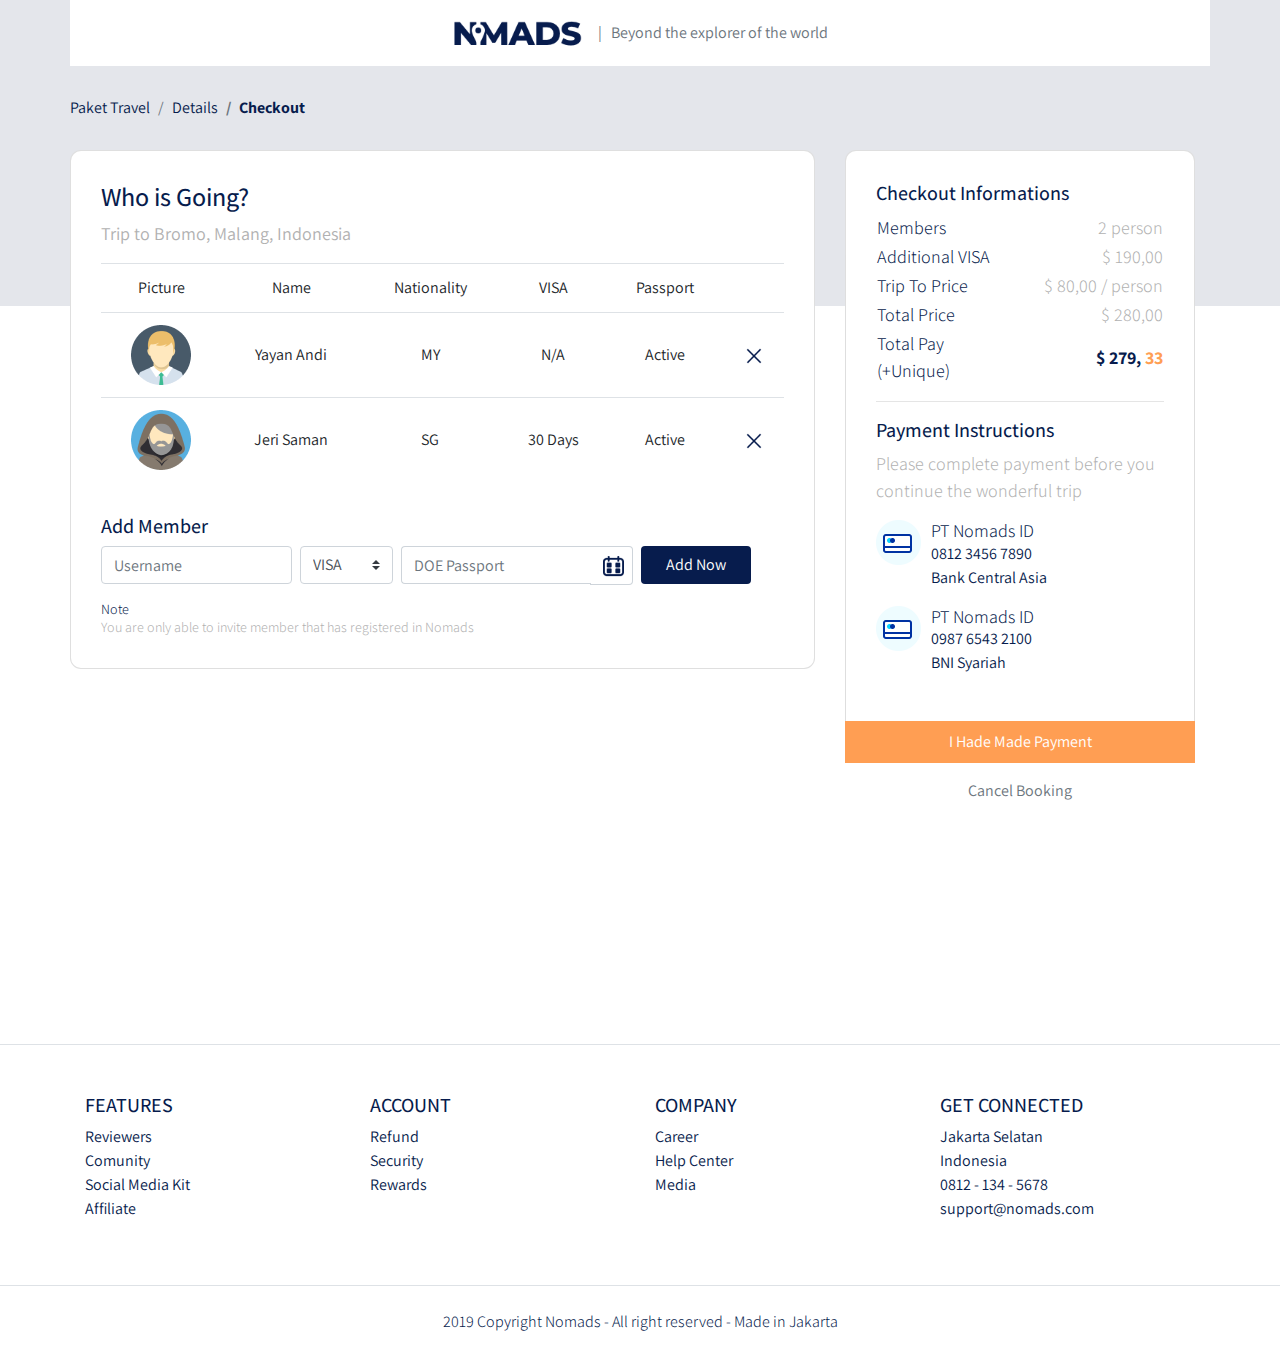
<file: checkout.html>
<!DOCTYPE html>
<html lang="en">
<head>
    <meta charset="UTF-8">
    <meta name="viewport" content="width=device-width, initial-scale=1.0">
    <title>Document</title>
    <link rel="stylesheet" href="frontend/libraries/bootstrap/css/bootstrap.css">
    <link rel="stylesheet" href="frontend/libraries/xzoom/xzoom.css">
    <link rel="stylesheet" href="frontend/libraries/gijgo/css/gijgo.min.css">
    <link rel="preconnect" href="https://fonts.gstatic.com">
    <link href="https://fonts.googleapis.com/css2?family=Assistant:wght@300;400;500;600;700&family=Playfair+Display:wght@400;500;600;700&display=swap" rel="stylesheet">
    <link rel="stylesheet" href="frontend/styles/main.css">
</head>
<body>
    <!-- Navbar -->
    <div class="container">
        <nav class="row navbar navbar-expand-lg navbar-light bg-white">
            <div class="navbar-nav ml-auto mr-auto mr-sm-auto mr-lg-0 mr-md-auto">
                <a href="index.html" class="navbar-brand">
                    <img src="frontend/images//logo.png" alt="">
                </a>
            </div>
            <ul class="navbar-nav mr-auto d-none d-lg-block">
                <li>
                    <span class="text-muted">
                        | &nbsp; Beyond the explorer of the world
                    </span>
                </li>
            </ul>
        </nav>
    </div>

    <!-- Content -->
    <main>
        <section class="section-details-header">
        </section>
        <section class="section-details-content">
            <div class="container">
                <div class="row">
                    <div class="col p-0">
                        <nav>
                            <ol class="breadcrumb">
                                <li class="breadcrumb-item">
                                    Paket Travel
                                </li>
                                <li class="breadcrumb-item">
                                    Details
                                </li>
                                <li class="breadcrumb-item active">
                                    Checkout
                                </li>
                            </ol>
                        </nav>
                    </div>
                </div>
                <div class="row">
                    <div class="col-lg-8 pl-lg-0">
                        <div class="card card-details">
                            <h1>Who is Going?</h1>
                            <p>
                                Trip to Bromo, Malang, Indonesia
                            </p>
                            <div class="attendee">
                                <table class="table table-responsive-sm text-center">
                                    <thead>
                                        <tr>
                                            <td>Picture</td>
                                            <td>Name</td>
                                            <td>Nationality</td>
                                            <td>VISA</td>
                                            <td>Passport</td>
                                            <td></td>
                                        </tr>
                                    </thead>
                                    <tbody>
                                        <tr>
                                            <td>
                                                <img src="frontend/images/avatar-1.png" height="60">
                                            </td>
                                            <td class="align-middle">
                                                Yayan Andi
                                            </td>
                                            <td class="align-middle">
                                                MY
                                            </td>
                                            <td class="align-middle">
                                                N/A
                                            </td>
                                            <td class="align-middle">
                                                Active
                                            </td>
                                            <td class="align-middle">
                                                <a href="#">
                                                    <img src="frontend/images/ic_remove.png" alt="">
                                                </a>
                                            </td>
                                        </tr>
                                        <tr>
                                            <td>
                                                <img src="frontend/images/avatar-2.png" height="60">
                                            </td>
                                            <td class="align-middle">
                                                Jeri Saman
                                            </td>
                                            <td class="align-middle">
                                                SG
                                            </td>
                                            <td class="align-middle">
                                                30 Days
                                            </td>
                                            <td class="align-middle">
                                                Active
                                            </td>
                                            <td class="align-middle">
                                                <a href="#">
                                                    <img src="frontend/images/ic_remove.png" alt="">
                                                </a>
                                            </td>
                                        </tr>
                                    </tbody>
                                </table>
                            </div>
                            <div class="member mt-3">
                                <h2>Add Member</h2>
                                <form action="" class="form-inline">
                                    <label for="inputUsername" class="sr-only">Name</label>
                                    <input type="text" name="inputUsername" class="form-control mb-2 mr-sm-2" id="inputUsername" placeholder="Username" />
                                    <label for="inputVisa" class="sr-only">VISA</label>
                                    <select name="inputVisa" id="inputVisa" class="custom-select mb-2 mr-sm-2">
                                        <option value="VISA" selected>VISA</option>
                                        <option value="30 Days">30 Days</option>
                                        <option value="N/A">N/A</option>
                                    </select>
                                    <label for="doePassport" class="sr-only">DOE Passport</label>
                                    <dv class="input-group mb-2 mr-sm-2">
                                        <input type="text" class="form-control datepicker" id="doePassport" placeholder="DOE Passport">
                                    </dv>
                                    <button class="btn btn-add-now mb-2 px-4">Add Now</button>
                                </form>
                                <h3 class="mt-2 mb-0">Note</h3>
                                <p class="disclaimer mb-0">
                                    You are only able to invite member that has registered in Nomads
                                </p>
                            </div>
                        </div>
                    </div>
                    <div class="col-lg-4">
                        <div class="card card-details card-right">
                            <h2>Checkout Informations</h2>
                            <table class="trip-informations">
                                <tr>
                                    <th width="50%">Members</th>
                                    <td width="50%" class="text-right">
                                        2 person
                                    </td>
                                </tr>
                                <tr>
                                    <th width="50%">Additional VISA</th>
                                    <td width="50%" class="text-right">
                                        $ 190,00
                                    </td>
                                </tr>
                                <tr>
                                    <th width="50%">Trip To Price</th>
                                    <td width="50%" class="text-right">
                                        $ 80,00 / person
                                    </td>
                                </tr>
                                <tr>
                                    <th width="50%">Total Price</th>
                                    <td width="50%" class="text-right">
                                        $ 280,00
                                    </td>
                                </tr>
                                <tr>
                                    <th width="50%">Total Pay (+Unique)</th>
                                    <td width="50%" class="text-right text-total">
                                        <span class="text-blue">$ 279,</span>
                                        <span class="text-orange">33</span>
                                    </td>
                                </tr>
                            </table>
                            <hr>
                            <h2>Payment Instructions</h2>
                            <p class="payment-instructions">
                                Please complete payment before you continue the wonderful trip
                            </p>
                            <div class="bank">
                                <div class="bank-item pb-3">
                                    <img src="frontend/images/ic_bank.png" alt="" class="bank-image">
                                    <div class="description">
                                        <h3>PT Nomads ID</h3>
                                        <p>
                                            0812 3456 7890 <br />
                                            Bank Central Asia
                                        </p>
                                    </div>
                                    <div class="clearfix"></div>
                                </div>
                                <div class="bank-item pb-3">
                                    <img src="frontend/images/ic_bank.png" alt="" class="bank-image">
                                    <div class="description">
                                        <h3>PT Nomads ID</h3>
                                        <p>
                                            0987 6543 2100 <br />
                                            BNI Syariah
                                        </p>
                                    </div>
                                    <div class="clearfix"></div>
                                </div>
                            </div>
                        </div>
                        <div class="join-container">
                            <a href="success.html" class="btn btn-block btn-join-now mt-3 py-2">
                                I Hade Made Payment
                            </a>
                        </div>
                        <div class="text-center mt-3">
                            <a href="detail.html" class="text-muted">
                                Cancel Booking
                            </a>
                        </div>
                    </div>
                </div>
            </div>
        </section>

    </main>

    <!-- Footer -->
    <footer class="section-footer mt-5 mb-4 border-top">
        <div class="container pt-5 pb-5">
            <div class="row justify-content-center">
                <div class="col-12">
                    <div class="row">
                        <div class="col-12 col-lg-3">
                            <h5>FEATURES</h5>
                            <ul class="list-unstyled">
                                <li><a href="#">Reviewers</a></li>
                                <li><a href="#">Comunity</a></li>
                                <li><a href="#">Social Media Kit</a></li>
                                <li><a href="#">Affiliate</a></li>
                            </ul>
                        </div>
                        <div class="col-12 col-lg-3">
                            <h5>ACCOUNT</h5>
                            <ul class="list-unstyled">
                                <li><a href="#">Refund</a></li>
                                <li><a href="#">Security</a></li>
                                <li><a href="#">Rewards</a></li>
                            </ul>
                        </div>
                        <div class="col-12 col-lg-3">
                            <h5>COMPANY</h5>
                            <ul class="list-unstyled">
                                <li><a href="#">Career</a></li>
                                <li><a href="#">Help Center</a></li>
                                <li><a href="#">Media</a></li>
                            </ul>
                        </div>
                        <div class="col-12 col-lg-3">
                            <h5>GET CONNECTED</h5>
                            <ul class="list-unstyled">
                                <li><a href="#">Jakarta Selatan</a></li>
                                <li><a href="#">Indonesia</a></li>
                                <li><a href="#">0812 - 134 - 5678</a></li>
                                <li><a href="#">support@nomads.com</a></li>
                            </ul>
                        </div>
                        
                    </div>
                </div>
            </div>
        </div>
        <div class="container-fluid">
            <div class="row border-top justify-content-center align-items-center pt-4">
                <div class="col-auto text-gray-500 font-weight-light">
                    2019 Copyright Nomads - All right reserved - Made in Jakarta
                </div>
            </div>
        </div>
    </footer>

    <script src="frontend/libraries/jquery/jquery-3.5.1.min.js"></script>
    <script src="frontend/libraries/bootstrap/js/bootstrap.js"></script>
    <script src="frontend/libraries/retina/retina.min.js"></script>
    <script src="frontend/libraries/xzoom/xzoom.min.js"></script>
    <script src="frontend/libraries/gijgo/js/gijgo.min.js"></script>
    <script>
        $(document).ready(function() {
            $('.xzoom, .xzoom-gallery').xzoom({
                zoomWidth: 500,
                title: false,
                tint: '#333',
                xoffset: 15
            });

            $('.datepicker').datepicker({
                uiLibrary: 'bootstrap4',
                icons: {
                    rightIcon: '<img src="frontend/images/ic_doe.png" />'
                }
            })
        });
    </script>
</body>
</html>
</file>
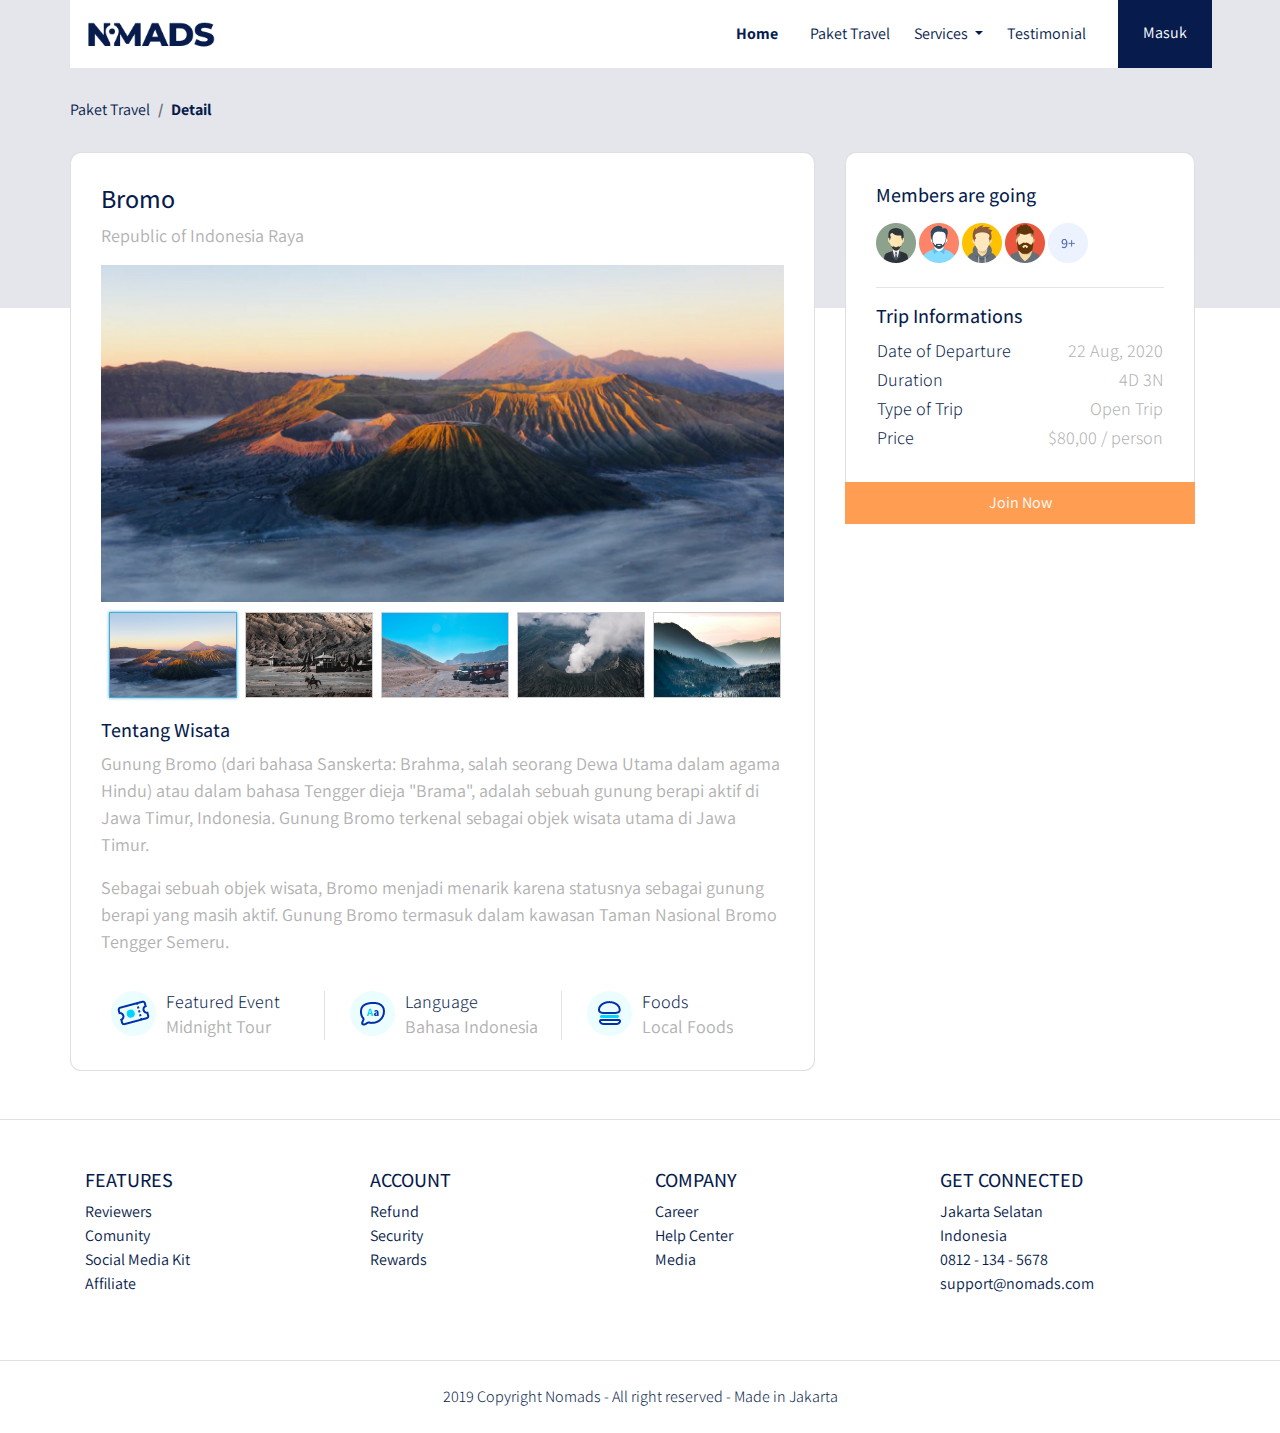
<file: detail.html>
<!DOCTYPE html>
<html lang="en">
<head>
    <meta charset="UTF-8">
    <meta name="viewport" content="width=device-width, initial-scale=1.0">
    <title>Document</title>
    <link rel="stylesheet" href="frontend/libraries/bootstrap/css/bootstrap.css">
    <link rel="stylesheet" href="frontend/libraries/xzoom/xzoom.css">
    <link rel="preconnect" href="https://fonts.gstatic.com">
    <link href="https://fonts.googleapis.com/css2?family=Assistant:wght@300;400;500;600;700&family=Playfair+Display:wght@400;500;600;700&display=swap" rel="stylesheet">
    <link rel="stylesheet" href="frontend/styles/main.css">
</head>
<body>
    <!-- Navbar -->
    <div class="container">
        <nav class="row navbar navbar-expand-lg navbar-light bg-white">
            <a href="index.html" class="navbar-brand">
                <img src="frontend/images/logo.png" alt="Logo Nomads">
            </a>
            <button class="navbar-toggler navbar-toggler-right" type="button" data-toggle="collapse" data-target="#navb">
                <span class="navbar-toggler-icon"></span>
            </button>

            <div class="collapse navbar-collapse" id="navb">
                <ul class="navbar-nav ml-auto mr-3">
                    <li class="nav-item mx-md-2"><a href="index.html" class="nav-link active">Home</a></li>
                    <li class="nav-item mx-md-2"><a href="#" class="nav-link">Paket Travel</a></li>
                    <li class="nav-item dropdown">
                        <a href="#" class="nav-link dropdown-toggle" id="navbardrop" data-toggle="dropdown">
                            Services
                        </a>
                        <div class="dropdown-menu">
                            <a href="#" class="dropdown-item">Link</a>
                            <a href="#" class="dropdown-item">Link</a>
                            <a href="#" class="dropdown-item">Link</a>
                        </div>
                    </li>
                    <li class="nav-item mx-md-2"><a href="#" class="nav-link">Testimonial</a></li>
                </ul>
                    <!-- Mobile Button -->
                    <form class="form-inline d-sm-block d-md-none">
                        <button class="btn btn-login my-2 my-sm-0 px-4">
                            Masuk
                        </button>
                    </form>

                    <!-- Desktop Button -->
                    <form class="form-inline my-2 my-lg-0 d-none d-md-block">
                        <button class="btn btn-login btn-navbar-right my-2 my-sm-0 px-4">
                            Masuk
                        </button>
                    </form>

            </div>
        </nav>
    </div>

    <!-- Content -->
    <main>
        <section class="section-details-header">
        </section>
        <section class="section-details-content">
            <div class="container">
                <div class="row">
                    <div class="col p-0">
                        <nav>
                            <ol class="breadcrumb">
                                <li class="breadcrumb-item">
                                    Paket Travel
                                </li>
                                <li class="breadcrumb-item active">
                                    Detail
                                </li>
                            </ol>
                        </nav>
                    </div>
                </div>
                <div class="row">
                    <div class="col-lg-8 pl-lg-0">
                        <div class="card card-details">
                            <h1>Bromo</h1>
                            <p>
                                Republic of Indonesia Raya
                            </p>
                            <div class="gallery">
                                <div class="xzoom-container">
                                    <img src="frontend/images/pict_featured.jpg" class="xzoom" id="xzoom-default" xoriginal="frontend/images/pict_featured.jpg">
                                </div>
                                <div class="xzoom-thumbs">
                                    <a href="frontend/images/pict_featured.jpg">
                                        <img src="frontend/images/pict-1.png" class="xzoom-gallery" width="128" xpreview="frontend/images/pict_featured.png">
                                    </a>
                                    <a href="frontend/images/pict_featured.jpg">
                                        <img src="frontend/images/pict-2.png" class="xzoom-gallery" width="128" xpreview="frontend/images/pict-2.jpg">
                                    </a>
                                    <a href="frontend/images/pict_featured.jpg">
                                        <img src="frontend/images/pict-3.png" class="xzoom-gallery" width="128" xpreview="frontend/images/pict-3.jpg">
                                    </a>
                                    <a href="frontend/images/pict_featured.jpg">
                                        <img src="frontend/images/pict-4.png" class="xzoom-gallery" width="128" xpreview="frontend/images/pict-4.jpg">
                                    </a>
                                    <a href="frontend/images/pict_featured.jpg">
                                        <img src="frontend/images/pict-5.png" class="xzoom-gallery" width="128" xpreview="frontend/images/pict-5.jpg">
                                    </a>
                                </div>
                            </div>
                            <h2>Tentang Wisata</h2>
                            <p>
                                Gunung Bromo (dari bahasa Sanskerta: Brahma, salah seorang Dewa Utama dalam agama 
                                <!-- <br /> -->
                                Hindu) atau dalam bahasa Tengger dieja "Brama", adalah sebuah gunung berapi aktif di 
                                <!-- <br/> -->
                                Jawa Timur, Indonesia. Gunung Bromo terkenal sebagai objek wisata utama di Jawa Timur. 
                            </p>
                            <p>
                                Sebagai sebuah objek wisata, Bromo menjadi menarik karena statusnya sebagai gunung berapi yang masih aktif. Gunung Bromo termasuk dalam kawasan Taman Nasional Bromo Tengger Semeru.
                            </p>
                            <div class="features row">
                                <div class="col-md-4">
                                    <div class="description">
                                        <img src="frontend/images/ic_event.png" alt="" class="features-image">
                                        <div class="description">
                                            <h3>Featured Event</h3>
                                            <p>Midnight Tour</p>
                                        </div>
                                    </div>
                                </div>
                                <div class="col-md-4 border-left">
                                    <div class="description">
                                        <img src="frontend/images/ic_bahasa.png" alt="" class="features-image">
                                        <div class="description">
                                            <h3>Language</h3>
                                            <p>Bahasa Indonesia</p>
                                        </div>
                                    </div>
                                </div>
                                <div class="col-md-4 border-left">
                                    <div class="description">
                                        <img src="frontend/images/ic_foods.png" alt="" class="features-image">
                                        <div class="description">
                                            <h3>Foods</h3>
                                            <p>Local Foods</p>
                                        </div>
                                    </div>
                                </div>
                            </div>
                        </div>
                    </div>
                    <div class="col-lg-4">
                        <div class="card card-details card-right">
                            <h2>Members are going</h2>
                            <div class="members my-2">
                                <img src="frontend/images/member-1.png" class="member-image" mr-1>
                                <img src="frontend/images/member-2.png" class="member-image" mr-1>
                                <img src="frontend/images/member-3.png" class="member-image" mr-1>
                                <img src="frontend/images/member-4.png" class="member-image" mr-1>
                                <img src="frontend/images/member-5.png" class="member-image" mr-1>
                            </div>
                            <hr>
                            <h2>Trip Informations</h2>
                            <table class="trip-informations">
                                <tr>
                                    <th width="50%">Date of Departure</th>
                                    <td width="50%" class="text-right">
                                        22 Aug, 2020
                                    </td>
                                </tr>
                                <tr>
                                    <th width="50%">Duration</th>
                                    <td width="50%" class="text-right">
                                        4D 3N
                                    </td>
                                </tr>
                                <tr>
                                    <th width="50%">Type of Trip</th>
                                    <td width="50%" class="text-right">
                                        Open Trip
                                    </td>
                                </tr>
                                <tr>
                                    <th width="50%">Price</th>
                                    <td width="50%" class="text-right">
                                        $80,00 / person
                                    </td>
                                </tr>
                            </table>
                        </div>
                        <div class="join-container">
                            <a href="checkout.html" class="btn btn-block btn-join-now mt-3 py-2">
                                Join Now
                            </a>
                        </div>
                    </div>
                </div>
            </div>
        </section>

    </main>

    <!-- Footer -->
    <footer class="section-footer mt-5 mb-4 border-top">
        <div class="container pt-5 pb-5">
            <div class="row justify-content-center">
                <div class="col-12">
                    <div class="row">
                        <div class="col-12 col-lg-3">
                            <h5>FEATURES</h5>
                            <ul class="list-unstyled">
                                <li><a href="#">Reviewers</a></li>
                                <li><a href="#">Comunity</a></li>
                                <li><a href="#">Social Media Kit</a></li>
                                <li><a href="#">Affiliate</a></li>
                            </ul>
                        </div>
                        <div class="col-12 col-lg-3">
                            <h5>ACCOUNT</h5>
                            <ul class="list-unstyled">
                                <li><a href="#">Refund</a></li>
                                <li><a href="#">Security</a></li>
                                <li><a href="#">Rewards</a></li>
                            </ul>
                        </div>
                        <div class="col-12 col-lg-3">
                            <h5>COMPANY</h5>
                            <ul class="list-unstyled">
                                <li><a href="#">Career</a></li>
                                <li><a href="#">Help Center</a></li>
                                <li><a href="#">Media</a></li>
                            </ul>
                        </div>
                        <div class="col-12 col-lg-3">
                            <h5>GET CONNECTED</h5>
                            <ul class="list-unstyled">
                                <li><a href="#">Jakarta Selatan</a></li>
                                <li><a href="#">Indonesia</a></li>
                                <li><a href="#">0812 - 134 - 5678</a></li>
                                <li><a href="#">support@nomads.com</a></li>
                            </ul>
                        </div>
                        
                    </div>
                </div>
            </div>
        </div>
        <div class="container-fluid">
            <div class="row border-top justify-content-center align-items-center pt-4">
                <div class="col-auto text-gray-500 font-weight-light">
                    2019 Copyright Nomads - All right reserved - Made in Jakarta
                </div>
            </div>
        </div>
    </footer>

    <script src="frontend/libraries/jquery/jquery-3.5.1.min.js"></script>
    <script src="frontend/libraries/bootstrap/js/bootstrap.js"></script>
    <script src="frontend/libraries/retina/retina.min.js"></script>
    <script src="frontend/libraries/xzoom/xzoom.min.js"></script>
    <script>
        $(document).ready(function() {
            $('.xzoom, .xzoom-gallery').xzoom({
                zoomWidth: 500,
                title: false,
                tint: '#333',
                xoffset: 15
            });
        });
    </script>
</body>
</html>
</file>
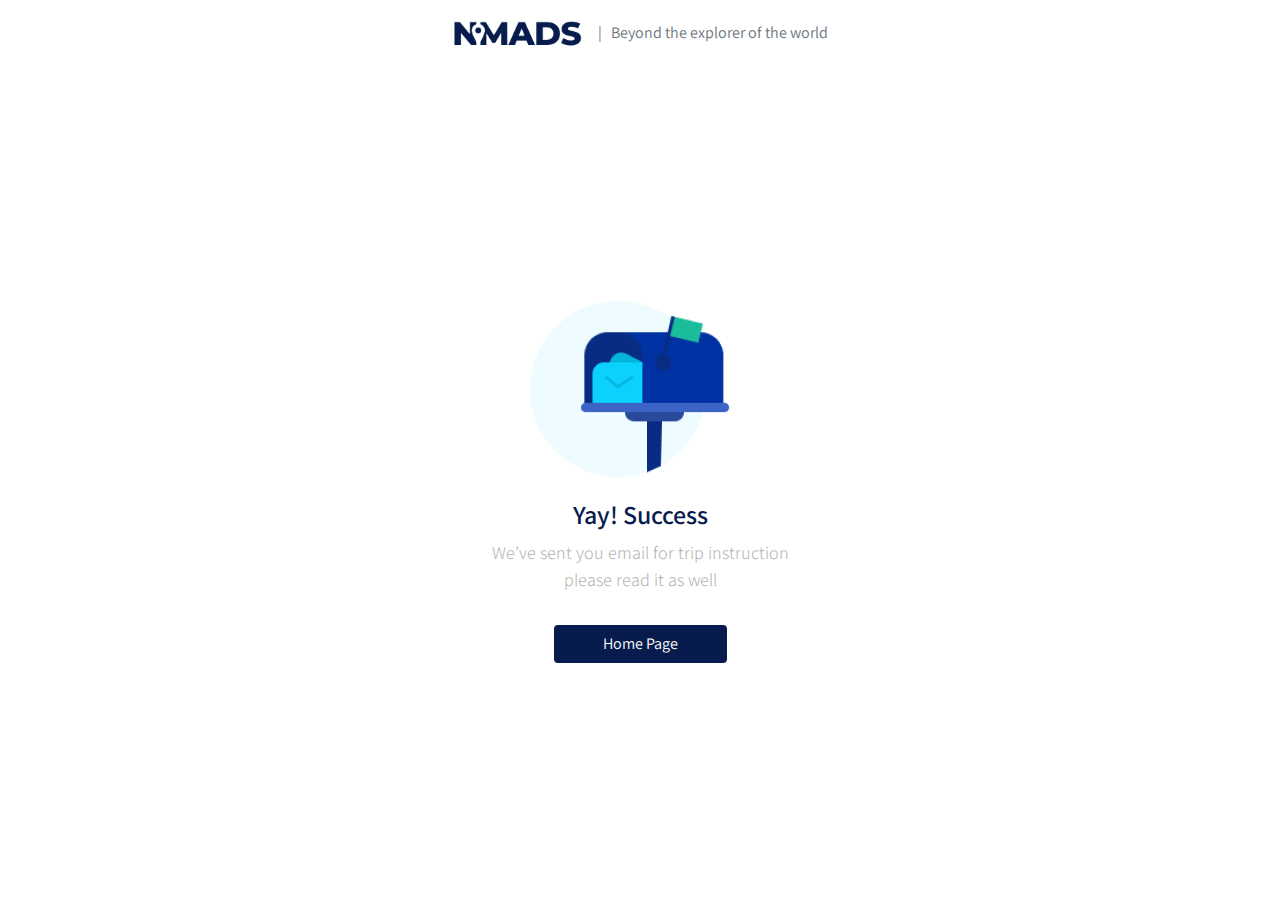
<file: success.html>
<!DOCTYPE html>
<html lang="en">
<head>
    <meta charset="UTF-8">
    <meta name="viewport" content="width=device-width, initial-scale=1.0">
    <title>Document</title>
    <link rel="stylesheet" href="frontend/libraries/bootstrap/css/bootstrap.css">
    <link rel="stylesheet" href="frontend/libraries/xzoom/xzoom.css">
    <link rel="stylesheet" href="frontend/libraries/gijgo/css/gijgo.min.css">
    <link rel="preconnect" href="https://fonts.gstatic.com">
    <link href="https://fonts.googleapis.com/css2?family=Assistant:wght@300;400;500;600;700&family=Playfair+Display:wght@400;500;600;700&display=swap" rel="stylesheet">
    <link rel="stylesheet" href="frontend/styles/main.css">
</head>
<body>
    <!-- Navbar -->
    <div class="container">
        <nav class="row navbar navbar-expand-lg navbar-light bg-white">
            <div class="navbar-nav ml-auto mr-auto mr-sm-auto mr-lg-0 mr-md-auto">
                <a href="index.html" class="navbar-brand">
                    <img src="frontend/images//logo.png" alt="">
                </a>
            </div>
            <ul class="navbar-nav mr-auto d-none d-lg-block">
                <li>
                    <span class="text-muted">
                        | &nbsp; Beyond the explorer of the world
                    </span>
                </li>
            </ul>
        </nav>
    </div>

    <!-- Content -->
    <main>
        <div class="section-success d-flex align-items-center">
            <div class="col text-center">
                <img src="frontend/images/ic_mail.png" alt="" />
                <h1>Yay! Success</h1>
                <p>
                    We’ve sent you email for trip instruction <br />
                    please read it as well 
                </p>
                <a href="index.html" class="btn btn-home-page mt-3 px-5">Home Page</a>
            </div>
        </div>

    </main>

    <script src="frontend/libraries/jquery/jquery-3.5.1.min.js"></script>
    <script src="frontend/libraries/bootstrap/js/bootstrap.js"></script>
    <script src="frontend/libraries/retina/retina.min.js"></script>
    <script src="frontend/libraries/xzoom/xzoom.min.js"></script>
    <script src="frontend/libraries/gijgo/js/gijgo.min.js"></script>
    <script>
        $(document).ready(function() {
            $('.xzoom, .xzoom-gallery').xzoom({
                zoomWidth: 500,
                title: false,
                tint: '#333',
                xoffset: 15
            });

            $('.datepicker').datepicker({
                uiLibrary: 'bootstrap4',
                icons: {
                    rightIcon: '<img src="frontend/images/ic_doe.png" />'
                }
            })
        });
    </script>
</body>
</html>
</file>
<file: frontend/styles/main.css>
body {
  background-color: #ffffff;
  font-family: 'Assistant', sans-serif;
  color: #071C4D;
}

.navbar-brand img {
  max-height: 40px;
}

.navbar-light .navbar-nav .nav-link {
  color: #071C4D;
}

.navbar-light .navbar-nav .nav-link.active {
  font-weight: bold;
  color: #071C4D !important;
}

.btn-navbar-right {
  margin-top: -10px !important;
  margin-bottom: -8px !important;
  margin-right: -18px !important;
  height: 70px;
  border-radius: 0;
}

.btn-login {
  background-color: #071C4D;
  color: #ffffff;
}

.btn-login:hover {
  background-color: #1E3771;
  color: #ffffff;
}

header {
  padding: 180px 0 165px;
  margin-top: -70px;
  background-image: url("../images/banner.png");
  background-size: cover;
}

header h1, header p {
  color: #ffffff;
}

header h1 {
  font-family: 'Playfair Display', serif;
  font-weight: bold;
  font-size: 50px;
}

header p {
  font-size: 22px;
}

header .btn-get-started {
  background-color: #FF9E53;
  color: #ffffff;
}

header .btn-get-started:hover {
  background-color: #FFAA69;
  color: #ffffff;
}

.section-stats {
  margin-top: -50px;
}

.section-stats .stats-detail {
  padding-top: 15px;
  background-color: #ffffff;
  padding-left: 40px;
}

.section-stats h2 {
  font-size: 30px;
  margin-bottom: 0;
}

.section-stats p {
  font-size: 20px;
  font-weight: lighter;
}

.section-popular {
  min-height: 540px;
  background-color: #071C4D;
  margin-top: -50px;
  margin-bottom: -230px;
}

.section-popular .section-popular-heading {
  margin-top: 150px;
}

.section-popular .section-popular-heading h2, .section-popular .section-popular-heading p {
  color: #ffffff;
}

.section-popular .section-popular-heading h2 {
  font-family: 'Playfair Display', serif;
  font-weight: bold;
  font-size: 40px;
}

.section-popular .section-popular-heading p {
  font-size: 18px;
}

.section-popular-content .section-popular-travel .card-travel {
  min-height: 380px;
  background-color: #000000;
  color: #ffffff;
  padding: 30px;
  background-size: cover;
  margin-bottom: 20px;
}

.section-popular-content .section-popular-travel .travel-country {
  font-size: 18px;
  color: #ffffff;
}

.section-popular-content .section-popular-travel .travel-location {
  font-size: 26px;
  color: #ffffff;
}

.section-popular-content .section-popular-travel .travel-button .btn-travel-details {
  background-color: #FF9E53;
  color: #ffffff;
}

.section-popular-content .section-popular-travel .travel-button .btn-travel-details:hover {
  background-color: #FFAE6F;
  color: #ffffff;
}

.section-networks {
  background-color: #ffffff;
  margin-top: -170px;
  padding-top: 240px;
  padding-bottom: 50px;
}

.section-networks h2 {
  font-family: 'Playfair Display', serif;
  font-weight: bold;
  font-size: 40px;
}

.section-networks p {
  font-size: 18px;
}

.section-networks img {
  max-width: 100%;
}

.section-testimonial-heading {
  background: -webkit-gradient(linear, left top, left bottom, from(#FFFFFF), to(#F7F9FF));
  background: linear-gradient(180deg, #FFFFFF 0%, #F7F9FF 100%);
  padding-top: 50px;
  min-height: 506px;
}

.section-testimonial-heading h2 {
  font-family: "Playfair Display", serif;
  font-weight: bold;
  font-size: 40px;
}

.section-testimonial-heading p {
  font-size: 18px;
}

.section-testimonial-content {
  margin-top: -300px;
  margin-bottom: 50px;
}

.section-testimonial-content .card-testimonial {
  padding: 40px 20px 10px;
  border-radius: 11px;
  margin-bottom: 20px;
}

.section-testimonial-content .card-testimonial .testimonial-content {
  min-height: 380px;
}

.section-testimonial-content .card-testimonial h3 {
  font-size: 22px;
}

.section-testimonial-content .card-testimonial .testimonial {
  font-weight: 200;
  font-size: 26px;
  color: #6E6E6E;
  min-height: 150px;
}

.section-testimonial-content .card-testimonial .trip-to {
  font-weight: normal;
  font-size: 22px;
  color: #6E6E6E;
}

.section-testimonial-content .card-testimonial hr {
  margin-left: 20px;
  margin-right: 20px;
}

.section-testimonial-content .btn-need-help {
  background-color: #F2F2F2;
  color: #C3C3C3;
}

.section-testimonial-content .btn-need-help:hover {
  background-color: #FAFAFA;
  color: #C3C3C3;
}

.section-testimonial-content .btn-get-started {
  background-color: #FF9E53;
  color: #ffffff;
}

.section-testimonial-content .btn-get-started:hover {
  background-color: #FFAA69;
  color: #ffffff;
}

.section-footer a {
  color: #071C4D;
}

.section-details-header {
  min-height: 310px;
  background: #E4E6EB;
  margin-top: -70px;
}

.section-details-content {
  margin-top: -210px;
  min-height: 100vh;
}

.section-details-content .breadcrumb {
  background-color: transparent;
  padding: 0;
  margin-bottom: 30px;
}

.section-details-content .breadcrumb-item.active {
  font-weight: bold;
  color: #071C4D;
}

.section-details-content .card-details {
  padding: 30px;
  border-radius: 11px;
}

.section-details-content .card-details h1 {
  font-size: 26px;
}

.section-details-content .card-details h2 {
  font-size: 20px;
}

.section-details-content .card-details p {
  font-size: 18px;
  color: #B1B1B1;
}

.section-details-content .card-details h3 {
  font-size: 14px;
  font-weight: 300;
  color: #071C4D;
}

.section-details-content .card-details .trip-informations th {
  font-weight: 300;
  font-size: 18px;
  color: #071C4D;
}

.section-details-content .card-details .trip-informations td {
  font-weight: 300;
  font-size: 18px;
  color: #B1B1B1;
}

.section-details-content .card-details .trip-informations .text-blue {
  color: #071C4D;
  font-weight: bold;
}

.section-details-content .card-details .trip-informations .text-orange {
  color: #FF9E53;
  font-weight: bold;
}

.section-details-content .card-details .payment-instructions {
  font-weight: 300;
  font-size: 18px;
  color: #B1B1B1;
}

.section-details-content .card-details .bank .bank-item h3 {
  font-size: 18px;
  color: #071C4D;
  margin-bottom: 0;
}

.section-details-content .card-details .bank .bank-item p {
  margin-bottom: 0;
}

.section-details-content .card-details .bank .bank-item .description {
  margin-left: 10px;
  overflow: hidden;
  float: left;
}

.section-details-content .card-details .bank .bank-item .description p {
  font-size: 16px;
  font-weight: normal;
  color: #071C4D;
}

.section-details-content .card-details .bank .bank-image {
  width: 45px;
  height: 45px;
  float: left;
}

.section-details-content .card-details .disclaimer {
  font-weight: 300;
  font-size: 14px;
  color: #B1B1B1;
}

.section-details-content .card-details .gj-datepicker .datepicker {
  border-right: 0;
}

.section-details-content .card-details .gj-datepicker .input-group-append .btn {
  padding-right: 30px;
}

.section-details-content .card-details .btn-add-now {
  background-color: #071C4D;
  color: #ffffff;
}

.section-details-content .card-details .btn-add-now:hover {
  background-color: #1E3771;
  color: #ffffff;
}

.section-details-content .card-right {
  border-bottom-left-radius: 0;
  border-bottom-right-radius: 0;
  border-bottom: 0;
}

.section-details-content .features {
  margin-top: 20px;
}

.section-details-content .features h3 {
  font-size: 18px;
  color: #071C4D;
  margin-bottom: 0;
}

.section-details-content .features p {
  margin-bottom: 0;
}

.section-details-content .features .description {
  margin-left: 10px;
  overflow: hidden;
  float: left;
}

.section-details-content .features .features-image {
  width: 45px;
  height: 45px;
  float: left;
}

.section-details-content .gallery .xzoom-container {
  display: block;
}

.section-details-content .gallery .xzoom-container .xzoom {
  width: 100%;
  -webkit-box-shadow: none;
          box-shadow: none;
  margin-bottom: 10px;
}

.section-details-content .gallery .xzoom-container .xactive {
  border: 4px solid #1ABC9C;
  -webkit-box-shadow: none;
          box-shadow: none;
}

.section-details-content .members .members-image {
  width: 40px;
  height: 40px;
}

.section-details-content .join-container {
  margin-top: -16px;
}

.section-details-content .btn-join-now {
  background-color: #FF9E53;
  color: #ffffff;
  border-radius: 0;
}

.section-details-content .btn-join-now:hover {
  background-color: #FFAE6F;
  color: #ffffff;
}

.section-success {
  height: 90vh;
}

.section-success h1 {
  font-weight: 600;
  font-size: 26px;
  color: #071C4D;
}

.section-success P {
  font-weight: 300;
  font-size: 18px;
  color: #B1B1B1;
}

.section-success .btn-home-page {
  border-radius: 4px;
  background-color: #071C4D;
  color: #ffffff;
}

.section-success .btn-home-page:hover {
  background-color: #1E3771;
  color: #ffffff;
}
/*# sourceMappingURL=main.css.map */
</file>
<file: frontend/libraries/xzoom/xzoom.css>
/* Compatibility styles for frameworks like bootstrap, foundation e.t.c */
.xzoom-source img, .xzoom-preview img, .xzoom-lens img {
  display: block;
  max-width: none;
  max-height: none;
  -webkit-transition: none;
  -moz-transition: none;
  -o-transition: none;
  transition: none;
}
/* --------------- */

/* xZoom Styles below */
.xzoom-container { 
  display: inline-block;
}

.xzoom-thumbs {
  text-align: center;
  margin-bottom: 10px;
}

.xzoom { 
  -webkit-box-shadow: 0px 0px 5px 0px rgba(0,0,0,0.5);
  -moz-box-shadow: 0px 0px 5px 0px rgba(0,0,0,0.5);
  box-shadow: 0px 0px 5px 0px rgba(0,0,0,0.5);  
}
.xzoom2, .xzoom3, .xzoom4, .xzoom5 {
  -webkit-box-shadow: 0px 0px 5px 0px rgba(0,0,0,0.5);
  -moz-box-shadow: 0px 0px 5px 0px rgba(0,0,0,0.5);
  box-shadow: 0px 0px 5px 0px rgba(0,0,0,0.5);
}

/* Thumbs */
.xzoom-gallery, .xzoom-gallery2, .xzoom-gallery3, .xzoom-gallery4, .xzoom-gallery5 {
  border: 1px solid #cecece;
  margin-left: 5px;
  margin-bottom: 10px;
}

.xzoom-source, .xzoom-hidden {
  display: block;
  position: static;
  float: none;
  clear: both;
}

/* Everything out of border is hidden */
.xzoom-hidden {
  overflow: hidden;
}

/* Preview */
.xzoom-preview {
  border: 1px solid #888;
  background: #2f4f4f;
  box-shadow: -0px -0px 10px rgba(0,0,0,0.50);
}

/* Lens */
.xzoom-lens {
  border: 1px solid #555;
  box-shadow: -0px -0px 10px rgba(0,0,0,0.50);
  cursor: crosshair;
}

/* Loading */
.xzoom-loading {
  background-position: center center;
  background-repeat: no-repeat;
  border-radius: 100%;
  opacity: .7;
  background: url(../images/xloading.gif);
  width: 48px;
  height: 48px;
}

/* Additional class that applied to thumb when it is active */
.xactive {
  -webkit-box-shadow: 0px 0px 3px 0px rgba(74,169,210,1);
  -moz-box-shadow: 0px 0px 3px 0px rgba(74,169,210,1);
  box-shadow: 0px 0px 3px 0px rgba(74,169,210,1); 
  border: 1px solid #4aaad2;
}

/* Caption */
.xzoom-caption {
  position: absolute;
  bottom: -43px;
  left: 0;
  background: #000;
  width: 100%;
  text-align: left;
}

.xzoom-caption span {
  color: #fff;
  font-family: Arial, sans-serif;
  display: block;
  font-size: 0.75em;
  font-weight: bold;
  padding: 10px;
}
</file>
<file: frontend/libraries/gijgo/css/gijgo.min.css>
.gj-button-md,.gj-text-align-center{text-align:center}.gj-button-md,.gj-modal{overflow:hidden;outline:0}.gj-button-md,.gj-button-md-group{position:relative;vertical-align:middle}.gj-button,.gj-button-md,.gj-cursor-pointer{cursor:pointer}.gj-button{background-color:#f5f5f5;border:1px solid #ddd;color:#000;border-radius:3px;padding:6px 10px}.gj-unselectable{-webkit-touch-callout:none;-webkit-user-select:none;-khtml-user-select:none;-moz-user-select:none;-ms-user-select:none;user-select:none}.gj-row{display:-webkit-box;display:-ms-flexbox;display:flex;-ms-flex-wrap:wrap;flex-wrap:wrap}.gj-margin-left-5{margin-left:5px}.gj-margin-left-10{margin-left:10px}.gj-width-full{width:100%}.gj-font-size-16{font-size:16px}.gj-hidden{display:none}.gj-button-md{background:0 0;border:none;border-radius:2px;color:rgba(0,0,0,.87);height:36px;margin:0;min-width:64px;padding:0 16px;display:inline-block;font-family:Roboto,Helvetica,Arial,sans-serif;font-size:1rem;font-weight:500;text-transform:uppercase;letter-spacing:0;will-change:box-shadow;transition:box-shadow .2s cubic-bezier(.4,0,1,1),background-color .2s cubic-bezier(.4,0,.2,1),color .2s cubic-bezier(.4,0,.2,1);text-decoration:none;line-height:36px;-webkit-user-select:none;-moz-user-select:none;-ms-user-select:none;user-select:none}.gj-button-md:hover{background-color:rgba(158,158,158,.2)}.gj-button-md:disabled{color:rgba(0,0,0,.26);background:0 0}.gj-button-md .gj-icon,.gj-button-md .material-icons{vertical-align:middle}.gj-button-md.gj-button-md-icon{width:24px;height:31px;min-width:24px;padding:0;display:table}ul.gj-list-bootstrap li [data-role=image],ul.gj-list-md li [data-role=checkbox],ul.gj-list-md li [data-role=image]{height:24px;width:24px}.gj-button-md.gj-button-md-icon .gj-icon,.gj-button-md.gj-button-md-icon .material-icons{display:table-cell;margin-right:0;width:24px;height:24px}.gj-button-md.active{background-color:rgba(158,158,158,.4)}.gj-button-md-group{display:inline-block}.gj-textbox-md{border:none;border-bottom:1px solid rgba(0,0,0,.42);display:block;font-family:Helvetica,Arial,sans-serif;font-size:16px;line-height:16px;padding:4px 0;margin:0;width:100%;background:0 0;text-align:left;color:rgba(0,0,0,.87)}.gj-textbox-md:active,.gj-textbox-md:focus{border-bottom:2px solid rgba(0,0,0,.42);outline:0}.gj-textbox-md::placeholder{color:#8e8e8e}.gj-textbox-md:-ms-input-placeholder{color:#8e8e8e}.gj-textbox-md::-ms-input-placeholder{color:#8e8e8e}.gj-md-spacer-24{min-width:24px;width:24px;display:inline-block}.gj-md-spacer-32{min-width:32px;width:32px;display:inline-block}.gj-modal{position:fixed;top:0;right:0;bottom:0;left:0;z-index:1203;display:none;-webkit-overflow-scrolling:touch;background-color:rgba(0,0,0,.54118);transition:.2s ease opacity;will-change:opacity}ul.gj-list li [data-role=wrapper]{display:table;width:100%}ul.gj-list li [data-role=checkbox],ul.gj-list li [data-role=image]{display:table-cell;vertical-align:middle;text-align:center}ul.gj-list li [data-role=display]{display:table-cell;vertical-align:middle;cursor:pointer}ul.gj-list li [data-role=display]:empty:before{content:"\200b"}ul.gj-list-bootstrap{padding-left:0;margin-bottom:0}ul.gj-list-bootstrap li{padding:0}ul.gj-list-bootstrap li [data-role=wrapper]{padding:0 10px}ul.gj-list-bootstrap li [data-role=checkbox]{width:24px;padding:3px}ul.gj-list-bootstrap li [data-role=display]{padding:8px 0 8px 4px}.list-group-item.active ul li,.list-group-item.active:focus ul li,.list-group-item.active:hover ul li{text-shadow:none;color:initial}ul.gj-list-md{padding:0;list-style:none;line-height:24px;letter-spacing:0;color:#616161}.gj-picker-md,ul.gj-list-md li{font-family:Roboto,Helvetica,Arial,sans-serif;font-size:16px;font-weight:400;letter-spacing:.04em;line-height:1}ul.gj-list-md li{display:list-item;list-style-type:none;padding:0;min-height:unset;box-sizing:border-box;align-items:center;cursor:default;overflow:hidden;-webkit-flex-direction:row;-ms-flex-direction:row;flex-direction:row;-webkit-flex-wrap:nowrap;-ms-flex-wrap:nowrap;flex-wrap:nowrap}ul.gj-list-md li [data-role=display]{padding:8px 0 8px 5px;order:0;flex-grow:2;text-decoration:none;box-sizing:border-box;align-items:center;text-align:left;color:rgba(0,0,0,.87)}ul.gj-list-md li.disabled>[data-role=wrapper]>[data-role=display]{color:#9E9E9E}.gj-list-md-active{background:#e0e0e0;color:#3f51b5}.gj-picker{position:absolute;z-index:1203;background-color:#fff}.gj-picker .selected{color:#fff}.gj-picker-md{color:rgba(0,0,0,.87);border:1px solid #E0E0E0}.gj-modal .gj-picker-md{border:0}.gj-picker-md [role=header]{color:rgba(255,255,255,.54);display:flex;background:#2196f3;align-items:baseline;user-select:none;justify-content:center}.gj-picker-md [role=footer]{float:right;padding:10px}.gj-picker-md [role=footer] button.gj-button-md{color:#2196f3;font-weight:700;font-size:13px}.gj-picker-bootstrap{border:1px solid #E0E0E0}.gj-picker-bootstrap .selected{color:#888}.gj-picker-bootstrap [role=header]{background:#eee;color:#AAA}@font-face{font-family:gijgo-material;src:url(../fonts/gijgo-material.eot?235541);src:url(../fonts/gijgo-material.eot?235541#iefix) format('embedded-opentype'),url(../fonts/gijgo-material.ttf?235541) format('truetype'),url(../fonts/gijgo-material.woff?235541) format('woff'),url(../fonts/gijgo-material.svg?235541#gijgo-material) format('svg');font-weight:400;font-style:normal}.gj-icon{font-family:gijgo-material!important;font-size:24px;speak:none;font-style:normal;font-weight:400;font-variant:normal;text-transform:none;line-height:1;letter-spacing:0;-webkit-font-feature-settings:"liga";-moz-font-feature-settings:"liga=1";-moz-font-feature-settings:"liga";-ms-font-feature-settings:"liga" 1;font-feature-settings:"liga";-webkit-font-variant-ligatures:discretionary-ligatures;font-variant-ligatures:discretionary-ligatures;-webkit-font-smoothing:antialiased;-moz-osx-font-smoothing:grayscale}.gj-icon.undo:before{content:"\e900"}.gj-icon.vertical-align-top:before{content:"\e901"}.gj-icon.vertical-align-center:before{content:"\e902"}.gj-icon.vertical-align-bottom:before{content:"\e903"}.gj-icon.arrow-dropup:before{content:"\e904"}.gj-icon.clock:before{content:"\e905"}.gj-icon.refresh:before{content:"\e906"}.gj-icon.last-page:before{content:"\e907"}.gj-icon.first-page:before{content:"\e908"}.gj-icon.cancel:before{content:"\e909"}.gj-icon.clear:before{content:"\e90a"}.gj-icon.check-circle:before{content:"\e90b"}.gj-icon.delete:before{content:"\e90c"}.gj-icon.arrow-upward:before{content:"\e90d"}.gj-icon.arrow-forward:before{content:"\e90e"}.gj-icon.arrow-downward:before{content:"\e90f"}.gj-icon.arrow-back:before{content:"\e910"}.gj-icon.list-numbered:before{content:"\e911"}.gj-icon.list-bulleted:before{content:"\e912"}.gj-icon.indent-increase:before{content:"\e913"}.gj-icon.indent-decrease:before{content:"\e914"}.gj-icon.redo:before{content:"\e915"}.gj-icon.align-right:before{content:"\e916"}.gj-icon.align-left:before{content:"\e917"}.gj-icon.align-justify:before{content:"\e918"}.gj-icon.align-center:before{content:"\e919"}.gj-icon.strikethrough:before{content:"\e91a"}.gj-icon.italic:before{content:"\e91b"}.gj-icon.underlined:before{content:"\e91c"}.gj-icon.bold:before{content:"\e91d"}.gj-icon.arrow-dropdown:before{content:"\e91e"}.gj-icon.done:before{content:"\e91f"}.gj-icon.pencil:before{content:"\e920"}.gj-icon.minus:before{content:"\e921"}.gj-icon.plus:before{content:"\e922"}.gj-icon.chevron-up:before{content:"\e923"}.gj-icon.chevron-right:before{content:"\e924"}.gj-icon.chevron-down:before{content:"\e925"}.gj-icon.chevron-left:before{content:"\e926"}.gj-icon.event:before{content:"\e927"}.gj-draggable{cursor:move}.gj-resizable-handle{position:absolute;font-size:.1px;display:block;-ms-touch-action:none;touch-action:none;z-index:1203}.gj-dialog-bootstrap [data-role=title],.gj-dialog-bootstrap4 [data-role=title]{display:inline}.gj-dialog-bootstrap,.gj-dialog-bootstrap4,.gj-dialog-md{z-index:1202;overflow:hidden}.gj-resizable-n{cursor:n-resize;height:7px;width:100%;top:-5px;left:0}.gj-resizable-e{cursor:e-resize;width:7px;right:-5px;top:0;height:100%}.gj-resizable-s{cursor:s-resize;height:7px;width:100%;bottom:-5px;left:0}.gj-resizable-w{cursor:w-resize;width:7px;left:-5px;top:0;height:100%}.gj-resizable-se{cursor:se-resize;width:12px;height:12px;right:1px;bottom:1px}.gj-resizable-sw{cursor:sw-resize;width:9px;height:9px;left:-5px;bottom:-5px}.gj-resizable-nw{cursor:nw-resize;width:9px;height:9px;left:-5px;top:-5px}.gj-resizable-ne{cursor:ne-resize;width:9px;height:9px;right:-5px;top:-5px}.gj-dialog-footer{position:absolute;bottom:0;width:100%;margin-top:0}.gj-dialog-scrollable [data-role=body]{overflow-x:hidden;overflow-y:scroll}.gj-dialog-bootstrap [data-role=close]{line-height:1.42857143}.gj-dialog-bootstrap4 [data-role=close]{line-height:1.5}.gj-dialog-md{background-color:#FFF;border:none;box-shadow:0 11px 15px -7px rgba(0,0,0,.2),0 24px 38px 3px rgba(0,0,0,.14),0 9px 46px 8px rgba(0,0,0,.12);box-sizing:border-box;position:relative;display:-webkit-box;display:-webkit-flex;display:-ms-flexbox;display:flex;-webkit-box-orient:vertical;-webkit-box-direction:normal;-webkit-flex-direction:column;-ms-flex-direction:column;flex-direction:column;-webkit-background-clip:padding-box;background-clip:padding-box;outline:0}.gj-dialog-md-header{padding:24px 24px 0;font-family:Roboto,Helvetica,Arial,sans-serif}.gj-dialog-md-title{margin:0;font-weight:400;display:inline;line-height:28px;font-size:20px}.gj-dialog-md-close{-webkit-appearance:none;padding:0;cursor:pointer;background:0 0;border:0;float:right;line-height:28px;font-size:28px}.gj-dialog-md-body{padding:20px 24px 24px;color:rgba(0,0,0,.54);font-family:Helvetica,Arial,sans-serif;font-size:14px;font-weight:400;line-height:20px}.gj-dialog-md-footer{padding:8px 8px 8px 24px;display:-webkit-flex;display:-ms-flexbox;display:flex;-webkit-flex-direction:row-reverse;-ms-flex-direction:row-reverse;flex-direction:row-reverse;-webkit-flex-wrap:wrap;-ms-flex-wrap:wrap;flex-wrap:wrap;box-sizing:border-box}.gj-dialog-md-footer>:first-child{margin-right:0}.gj-dialog-md-footer>*{margin-right:8px;height:36px}DIV.gj-grid-wrapper{margin:auto;position:relative;clear:both;z-index:1}TABLE.gj-grid{margin:auto;border-collapse:collapse;width:100%;table-layout:fixed}TABLE.gj-grid THEAD TH [data-role=selectAll]{margin:auto}table.gj-grid-bootstrap thead th [data-role=sorticon],table.gj-grid-md thead th [data-role=sorticon]{margin-left:5px}TABLE.gj-grid THEAD TH [data-role=title],TABLE.gj-grid THEAD TH [data-role=sorticon]{display:inline-block}TABLE.gj-grid THEAD TH{overflow:hidden;text-overflow:ellipsis}TABLE.gj-grid.autogrow-header-row THEAD TH{overflow:auto;text-overflow:initial;white-space:pre-wrap;-ms-word-break:break-word;word-break:break-word}TABLE.gj-grid>tbody>tr>td{overflow:hidden;position:relative}table.gj-grid tbody div[data-role=display]{vertical-align:middle;text-indent:0;white-space:pre-wrap;-ms-word-break:break-word;word-break:break-word}table.gj-grid.fixed-body-rows tbody div[data-role=display]{overflow:hidden;text-overflow:ellipsis;white-space:nowrap;-ms-word-break:initial;word-break:initial}table.gj-grid tfoot DIV[data-role=display]{vertical-align:middle;text-indent:0;display:flex}TABLE.gj-grid .fa{padding:2px}TABLE.gj-grid>tbody>tr>td>div{padding:2px;overflow:hidden}DIV.gj-grid-wrapper DIV.gj-grid-loading-cover{background:#BBB;opacity:.5;position:absolute;vertical-align:middle}DIV.gj-grid-wrapper DIV.gj-grid-loading-text{position:absolute;font-weight:700}table.gj-grid-bootstrap thead th{background-color:#f5f5f5;vertical-align:middle}table.gj-grid-bootstrap thead th [data-role=sorticon] i.gj-icon,table.gj-grid-bootstrap thead th [data-role=sorticon] i.material-icons{position:absolute;font-size:20px;top:15px}table.gj-grid-bootstrap tbody tr td div[data-role=display]{padding:0}.gj-grid-bootstrap-4 .gj-checkbox-bootstrap{display:inline-block;padding-top:2px}.gj-grid-bootstrap-4 tbody tr.active{background-color:rgba(0,0,0,.075)}.gj-grid-md{position:relative;border:1px solid #e0e0e0;border-collapse:collapse;white-space:nowrap;font-size:13px;font-family:Roboto,Helvetica,Arial,sans-serif;background-color:#fff}.gj-grid-md td:first-of-type,.gj-grid-md th:first-of-type{padding-left:24px}.gj-grid-md td,.gj-grid-md th{padding:12px 18px;position:relative;box-sizing:border-box}.gj-grid-md th{vertical-align:bottom;font-weight:700;line-height:31px;letter-spacing:0;height:56px;font-size:12px;color:rgba(0,0,0,.54);text-align:right}.gj-grid-md td{height:48px;border-top:1px solid #e0e0e0;border-bottom:1px solid #e0e0e0;text-align:left;color:rgba(0,0,0,.87)}.gj-grid-bootstrap tbody tr.gj-grid-top-border td,.gj-grid-md tbody tr.gj-grid-top-border td{border-top:2px solid #777}.gj-grid-bootstrap tbody tr.gj-grid-bottom-border td,.gj-grid-md tbody tr.gj-grid-bottom-border td{border-bottom:2px solid #777}.gj-grid-md tbody tr{position:relative;height:48px;transition-duration:.28s;transition-timing-function:cubic-bezier(.4,0,.2,1);transition-property:background-color}.gj-grid-md tbody tr:hover{background-color:#EEE}.gj-grid-md tbody tr.gj-grid-md-select{background-color:#F5F5F5}table.gj-grid-md thead th [data-role=sorticon] i.gj-icon,table.gj-grid-md thead th [data-role=sorticon] i.material-icons{position:absolute;font-size:16px;top:19px}table.gj-grid-md thead th.gj-grid-select-all{padding-bottom:3px}@media only all{td.display-1120,td.display-320,td.display-480,td.display-640,td.display-800,td.display-960,th.display-1120,th.display-320,th.display-480,th.display-640,th.display-800,th.display-960{display:none}}@media screen and (min-width:20em){TABLE.gj-grid-bootstrap td.display-320,TABLE.gj-grid-bootstrap th.display-320{display:table-cell}}@media screen and (min-width:30em){TABLE.gj-grid-bootstrap td.display-480,TABLE.gj-grid-bootstrap th.display-480{display:table-cell}}@media screen and (min-width:40em){TABLE.gj-grid-bootstrap td.display-640,TABLE.gj-grid-bootstrap th.display-640{display:table-cell}}@media screen and (min-width:50em){TABLE.gj-grid-bootstrap td.display-800,TABLE.gj-grid-bootstrap th.display-800{display:table-cell}}@media screen and (min-width:60em){TABLE.gj-grid-bootstrap td.display-960,TABLE.gj-grid-bootstrap th.display-960{display:table-cell}}@media screen and (min-width:70em){TABLE.gj-grid-bootstrap td.display-1120,TABLE.gj-grid-bootstrap th.display-1120{display:table-cell}}.gj-grid-md tfoot tr th{padding-right:14px}.gj-grid-md tfoot tr[data-role=pager] .gj-grid-mdl-pager-label{padding-left:5px;padding-right:5px}.gj-grid-md tfoot tr[data-role=pager] .gj-dropdown-md{margin-left:12px}.gj-grid-md tfoot tr[data-role=pager] .gj-dropdown-md [role=presenter]{font-size:12px;font-weight:700;color:rgba(0,0,0,.54)}.gj-grid-md tfoot tr[data-role=pager] .gj-dropdown-md [role=presenter] [role=display]{text-align:right}.gj-grid-md tfoot tr[data-role=pager] .gj-grid-md-limit-select{margin-left:10px;font-size:12px;font-weight:700;color:rgba(0,0,0,.54)}.gj-grid-bootstrap tfoot tr[data-role=pager] th{line-height:30px;background-color:#f5f5f5}.gj-grid-bootstrap tfoot tr[data-role=pager] th>div>button,.gj-grid-bootstrap tfoot tr[data-role=pager] th>div>div{margin-right:5px}.gj-grid-bootstrap-4 tfoot tr[data-role=pager] th>div button{height:34px}.gj-grid-bootstrap-4 tfoot tr[data-role=pager] th div .gj-dropdown-bootstrap-4 .gj-dropdown-expander-mi .gj-icon{top:5px}.gj-grid-bootstrap-3 tfoot tr[data-role=pager] th>div>input{margin-right:5px;width:40px;text-align:right;display:inline-block;font-weight:700}.gj-grid-bootstrap-4 tfoot tr[data-role=pager] th>div>div.input-group{width:40px}.gj-grid-bootstrap-4 tfoot tr[data-role=pager] th>div>div.input-group input{text-align:right;font-weight:700;height:34px;padding-top:2px;padding-bottom:6px}.gj-grid-bootstrap tfoot tr[data-role=pager] th>div>select{display:inline-block;margin-right:5px;width:60px}.gj-grid-bootstrap tfoot tr[data-role=pager] th .gj-dropdown-bootstrap .gj-list-bootstrap [data-role=display]{line-height:14px}.gj-grid-bootstrap tfoot tr[data-role=pager] th .gj-dropdown-bootstrap [role=presenter] [role=display]{font-weight:700}.gj-grid-bootstrap tfoot tr[data-role=pager] th .gj-dropdown-bootstrap-3 [role=presenter]{padding:2px 8px}.gj-grid-bootstrap tfoot tr[data-role=pager] th .gj-dropdown-bootstrap-4 [role=presenter]{padding:1px 8px}.gj-grid thead tr th div.gj-grid-column-resizer-wrapper{position:relative;width:100%;height:0;top:0;left:0;padding:0}span.gj-grid-column-resizer{position:absolute;right:0;width:10px;top:-100px;height:300px;z-index:1203;cursor:e-resize}.gj-grid-resize-cursor{cursor:e-resize}.gj-grid-md tbody tr td.gj-grid-left-border,.gj-grid-md thead tr th.gj-grid-left-border{border-left:3px solid #777}.gj-grid-md tbody tr td.gj-grid-right-border,.gj-grid-md thead tr th.gj-grid-right-border{border-right:3px solid #777}.gj-grid-bootstrap tbody tr td.gj-grid-left-border,.gj-grid-bootstrap thead tr th.gj-grid-left-border{border-left:5px solid #ddd}.gj-grid-bootstrap tbody tr td.gj-grid-right-border,.gj-grid-bootstrap thead tr th.gj-grid-right-border{border-right:5px solid #ddd}.gj-dirty{position:absolute;top:0;left:0;border-style:solid;border-width:3px;border-color:red transparent transparent red;padding:0;overflow:hidden;vertical-align:top}.gj-grid-md tbody tr td.gj-grid-management-column{padding:3px}.gj-grid-md tbody tr td[data-mode=edit]{padding:0 18px}.gj-grid-bootstrap tbody tr td[data-mode=edit],.gj-grid-bootstrap tbody tr td[data-mode=edit] [data-role=edit],.gj-grid-md tbody .gj-dropdown-md [role=presenter] [role=display]{padding:0}.gj-grid-bootstrap-3 tbody tr td.gj-grid-management-column{padding:3px}.gj-grid-bootstrap-3 tbody tr td[data-mode=edit]{height:38px}.gj-grid-bootstrap-3 tbody tr td[data-mode=edit] [data-role=edit] input[type=text]{height:37px;padding:8px}.gj-grid-bootstrap-3 tbody tr td[data-mode=edit] .gj-dropdown-bootstrap [role=presenter]{border:0;border-radius:0;height:37px;padding-left:8px}.gj-grid-bootstrap-3 tbody tr td[data-mode=edit] .gj-datepicker-bootstrap{height:37px}.gj-grid-bootstrap-3 tbody tr td[data-mode=edit] .gj-datepicker-bootstrap [role=input]{height:37px;border:0;border-radius:0}.gj-grid-bootstrap-3 tbody tr td[data-mode=edit] .gj-datepicker-bootstrap [role=right-icon]{border:0;border-radius:0}.gj-grid-bootstrap-3 tbody tr td[data-mode=edit] .gj-checkbox-bootstrap{display:inline-block;padding-top:10px;height:32px}.gj-grid-bootstrap-4 tbody tr td.gj-grid-management-column{padding:6px}.gj-grid-bootstrap-4 tbody tr td[data-mode=edit] [data-role=edit] input[type=text]{height:48px;padding-left:12px}.gj-grid-bootstrap-4 tbody tr td[data-mode=edit] .gj-dropdown-bootstrap [role=presenter]{border:0;border-radius:0;height:48px;padding-left:12px;font-family:-apple-system,system-ui,BlinkMacSystemFont,"Segoe UI",Roboto,"Helvetica Neue",Arial,sans-serif}.gj-grid-bootstrap-4 tbody tr td[data-mode=edit] .gj-dropdown-bootstrap-4 [role=expander].gj-dropdown-expander-mi .gj-icon,.gj-grid-bootstrap-4 tbody tr td[data-mode=edit] .gj-dropdown-bootstrap-4 [role=expander].gj-dropdown-expander-mi .material-icons{top:13px}.gj-grid-bootstrap-4 tbody tr td[data-mode=edit] .gj-datepicker-bootstrap{height:48px}.gj-grid-bootstrap-4 tbody tr td[data-mode=edit] .gj-datepicker-bootstrap [role=input]{height:48px;border:0;border-radius:0}.gj-grid-bootstrap-4 tbody tr td[data-mode=edit] .gj-datepicker-bootstrap [role=right-icon]{background-color:#fff}.gj-grid-bootstrap-4 tbody tr td[data-mode=edit] .gj-datepicker-bootstrap [role=right-icon] button{border:0;border-radius:0;width:43px;position:relative}.gj-grid-bootstrap-4 tbody tr td[data-mode=edit] .gj-datepicker-bootstrap [role=right-icon] .gj-icon,.gj-grid-bootstrap-4 tbody tr td[data-mode=edit] .gj-datepicker-bootstrap [role=right-icon] .material-icons{top:13px;left:10px;font-size:24px}.gj-grid-bootstrap-4 tbody tr td[data-mode=edit] .gj-checkbox-bootstrap{display:inline-block;padding-top:15px;height:42px}.gj-grid-md thead tr[data-role=filter] th{border-top:1px solid #e0e0e0}div.gj-grid-wrapper div.gj-grid-bootstrap-toolbar{background-color:#f5f5f5;padding:8px;font-weight:700;border:1px solid #ddd}div.gj-grid-wrapper div.gj-grid-bootstrap-4-toolbar{background-color:#f5f5f5;padding:12px;font-weight:700;border:1px solid #ddd}div.gj-grid-wrapper div.gj-grid-md-toolbar{font-weight:700;font-size:24px;font-family:Helvetica,Arial,sans-serif;background-color:#fff;border-top:1px solid #e0e0e0;border-left:1px solid #e0e0e0;border-right:1px solid #e0e0e0;border-bottom:0;border-collapse:collapse;padding:0 18px;line-height:56px}.gj-checkbox-bootstrap,.gj-checkbox-md{min-width:0;font-weight:400;text-align:center;position:relative}table.gj-grid-scrollable tbody{overflow-y:auto;overflow-x:hidden;display:block}table.gj-grid-md.gj-grid-scrollable{border-bottom:0}table.gj-grid-md.gj-grid-scrollable tbody{border-right:1px solid #e0e0e0;border-bottom:1px solid #e0e0e0}table.gj-grid-md.gj-grid-scrollable tfoot{border-bottom:1px solid #e0e0e0}table.gj-grid-bootstrap.gj-grid-scrollable{border-bottom:0}table.gj-grid-bootstrap.gj-grid-scrollable tbody{border-right:1px solid #ddd;border-bottom:1px solid #ddd}table.gj-grid-bootstrap.gj-grid-scrollable tbody tr[data-role=row]:first-child td{border-top:0}table.gj-grid-bootstrap.gj-grid-scrollable tbody tr[data-role=row] td:first-child{border-left:0}table.gj-grid-bootstrap.gj-grid-scrollable tbody tr[data-role=row] td:last-child{border-right:0}table.gj-grid-bootstrap.gj-grid-scrollable tfoot{border-bottom:1px solid #ddd}ul.gj-list li [data-role=spacer]{display:table-cell}ul.gj-list li [data-role=expander]{display:table-cell;vertical-align:middle;text-align:center;cursor:pointer}[data-type=tree] ul li [data-role=expander].gj-tree-font-awesome-expander,[data-type=tree] ul li [data-role=expander].gj-tree-glyphicons-expander,[data-type=tree] ul li [data-role=expander].gj-tree-material-icons-expander{width:24px}[data-type=tree] ul li [data-role=expander].gj-tree-glyphicons-expander .glyphicon{top:4px;height:24px}.gj-tree-bootstrap-3 ul.gj-list-bootstrap li{border:0;border-radius:0;color:#333}.gj-tree-bootstrap-3 ul.gj-list-bootstrap li.active{color:#fff}.gj-tree-bootstrap-3 ul.gj-list-bootstrap li.disabled{color:#777;background-color:#eee}.gj-tree-bootstrap-4 ul.gj-list-bootstrap li{border:0;border-radius:0;color:#212529}.gj-tree-bootstrap-4 ul.gj-list-bootstrap li.active{color:#fff}.gj-tree-bootstrap-4 ul.gj-list-bootstrap li.disabled{color:#868e96}.gj-tree-bootstrap-4 ul.gj-list-bootstrap li ul.gj-list-bootstrap{width:100%}.gj-tree-bootstrap-border ul.gj-list-bootstrap li{border:1px solid #ddd}.gj-tree-bootstrap-border ul.gj-list-bootstrap li ul.gj-list-bootstrap li{border-left:0;border-right:0}.gj-tree-bootstrap-border ul.gj-list-bootstrap li:first-child{border-top-left-radius:4px;border-top-right-radius:4px}.gj-tree-bootstrap-border ul.gj-list-bootstrap li:last-child{border-bottom-left-radius:4px;border-bottom-right-radius:4px}.gj-tree-bootstrap-border ul.gj-list-bootstrap li ul.gj-list-bootstrap li:first-child{border-top-left-radius:0;border-top-right-radius:0}.gj-tree-bootstrap-border ul.gj-list-bootstrap li ul.gj-list-bootstrap li:last-child{border-bottom:0;border-bottom-left-radius:0;border-bottom-right-radius:0}ul.gj-list-bootstrap li [data-role=expander].gj-tree-material-icons-expander{padding-top:8px;padding-bottom:4px}.gj-tree-drag-el,.gj-tree-drag-el li{padding:0;margin:0}ul.gj-list-bootstrap li [data-role=expander].gj-tree-material-icons-expander .gj-icon{width:24px;height:24px}ul.gj-list-md li.disabled>[data-role=wrapper]>[data-role=expander]{color:#9E9E9E}.gj-tree-md-border ul.gj-list-md li{border:1px solid #616161;margin-bottom:-1px}.gj-tree-md-border ul.gj-list-md li ul.gj-list-md li{border-left:0;border-right:0}.gj-tree-md-border ul.gj-list-md li ul.gj-list-md li:last-child{border-bottom:0}.gj-tree-drop-above{border-top:1px solid #000}.gj-tree-bootstrap-3 ul.gj-list-bootstrap li [data-role=wrapper].drop-above,.gj-tree-bootstrap-4 ul.gj-list-bootstrap li [data-role=wrapper].drop-above{border-top:2px solid #000}.gj-tree-drop-below{border-bottom:1px solid #000}.gj-tree-bootstrap-3 ul.gj-list-bootstrap li [data-role=wrapper].drop-below,.gj-tree-bootstrap-4 ul.gj-list-bootstrap li [data-role=wrapper].drop-below{border-bottom:2px solid #000}.gj-tree-drag-el{z-index:1203}.gj-tree-drag-el [data-role=wrapper]{cursor:move;display:table}.gj-tree-drag-el [data-role=indicator]{width:14px;padding:0 3px;display:table-cell;vertical-align:middle;text-align:center}.gj-tree-bootstrap-drag-el li.list-group-item{border:0;background:unset}.gj-tree-bootstrap-drag-el [data-role=indicator],.gj-tree-md-drag-el [data-role=indicator]{width:24px;height:24px;padding:0}.gj-checkbox-bootstrap{font-size:0;margin:0;width:18px;height:18px;display:inline}.gj-checkbox-bootstrap input[type=checkbox]{display:none;margin-bottom:-12px}.gj-checkbox-bootstrap span{background:#fff;display:block;content:" ";width:18px;height:18px;line-height:11px;font-size:11px;padding:2px;color:#555;border:1px solid #CCC;border-radius:3px;transition:box-shadow .2s linear,border-color .2s linear;cursor:pointer;margin:auto}.gj-checkbox-bootstrap input[type=checkbox]:focus+span:before{outline:0;box-shadow:0 0 0 0 #66afe9,0 0 6px rgba(102,175,233,.6);border-color:#66afe9}.gj-datepicker-bootstrap :active,.gj-datepicker-bootstrap :focus,.gj-timepicker-bootstrap :active,.gj-timepicker-bootstrap :focus{box-shadow:none}.gj-checkbox-bootstrap input[type=checkbox][disabled]+span{opacity:.6;cursor:not-allowed}.gj-checkbox-bootstrap.gj-checkbox-bootstrap-4 span{line-height:16px;padding:0}.gj-checkbox-bootstrap-4.gj-checkbox-material-icons input[type=checkbox]:checked+span:after,.gj-checkbox-bootstrap-4.gj-checkbox-material-icons input[type=checkbox]:indeterminate+span:after{font-size:16px}.gj-checkbox-md{font-size:0;margin:0;width:16px;height:16px}.gj-checkbox-md input[type=checkbox]{display:none;margin-bottom:-12px}.gj-checkbox-md span{display:inline-block;box-sizing:border-box;width:16px;height:16px;margin:0;cursor:pointer;overflow:hidden;border:2px solid #616161;border-radius:2px;z-index:2}.gj-checkbox-md input[type=checkbox]:checked+span{border:2px solid #536DFE}.gj-checkbox-md input[type=checkbox]:checked+span:after{color:#FFF;background-color:#536DFE;position:absolute;left:1px;top:-15px}.gj-checkbox-md input[type=checkbox]:indeterminate+span{border:2px solid #616161}.gj-checkbox-md input[type=checkbox]:indeterminate+span:after{color:#616161;position:absolute;left:1px;top:-15px}.gj-checkbox-md input[type=checkbox][disabled]+span{border:2px solid #9E9E9E}.gj-editor-md,.gj-editor-md [role=body]{border:1px solid rgba(158,158,158,.2)}.gj-checkbox-md input[type=checkbox][disabled]+span:after{background-color:#9E9E9E}.gj-checkbox-md input[type=checkbox][disabled]:indeterminate+span:after{color:#FFF}.gj-checkbox-material-icons input[type=checkbox]:checked+span:after{content:"\e91f";font-size:14px;font-weight:700;white-space:pre}.gj-checkbox-material-icons input[type=checkbox]:indeterminate+span:after{content:"\e921";font-size:14px;font-weight:700;white-space:pre}.gj-checkbox-glyphicons input[type=checkbox]:checked+span:after{display:inline-block;font-family:'Glyphicons Halflings';content:"\e013 "}.gj-checkbox-glyphicons input[type=checkbox]:indeterminate+span:after{display:inline-block;font-family:'Glyphicons Halflings';content:"\2212 ";padding-right:1px}.gj-checkbox-fontawesome .fa{font-size:14px}.gj-checkbox-bootstrap.gj-checkbox-fontawesome .fa{line-height:18px}.gj-checkbox-fontawesome input[type=checkbox]:checked+span:before{content:"\f00c "}.gj-checkbox-fontawesome input[type=checkbox]:indeterminate+span:before{content:"\f068 "}.gj-editor [role=body]{overflow:auto;outline:transparent solid 0;box-sizing:border-box}.gj-editor-md{padding:7px;font-family:Roboto,Helvetica,Arial,sans-serif;font-size:14px;font-weight:500;letter-spacing:0}.gj-editor-md [role=toolbar]{margin-bottom:7px}.gj-editor-md [role=toolbar] .gj-button-md{min-width:54px;margin-right:5px}.gj-editor-md [role=toolbar] .gj-button-md .gj-icon{width:24px;height:24px}.gj-editor-bootstrap,.gj-editor-bootstrap [role=body]{border:1px solid #eceeef}.gj-editor-md p{margin:0;padding:0}.gj-editor-md blockquote{font-size:14px}.gj-editor-bootstrap{padding:7px}.gj-editor-bootstrap [role=toolbar]{margin-bottom:7px}.gj-editor-bootstrap [role=toolbar] .btn-group{margin-right:10px}.gj-editor-bootstrap [role=toolbar] button{height:36px}.gj-editor-bootstrap p{margin:0;padding:0}.gj-editor-bootstrap blockquote{font-size:14px}.gj-datepicker-md,.gj-dropdown-md [role=presenter]{font-family:Roboto,Helvetica,Arial,sans-serif;font-size:16px;font-weight:400;letter-spacing:.04em}.gj-dropdown{position:relative;border-collapse:separate}.gj-dropdown [role=presenter]{display:table;cursor:pointer;outline:0;position:relative}.gj-dropdown [role=presenter] [role=display]{display:table-cell;text-align:left;width:100%}.gj-dropdown [role=presenter] [role=expander]{display:table-cell;vertical-align:middle;text-align:center;width:24px;height:24px}.gj-dropdown-md [role=presenter]{line-height:1;color:rgba(0,0,0,.87);padding:0;border:0;border-bottom:1px solid rgba(0,0,0,.42);background:0 0}.gj-dropdown-md [role=presenter]:active,.gj-dropdown-md [role=presenter]:focus{border-bottom:2px solid rgba(0,0,0,.42)}.gj-dropdown-md [role=presenter] [role=display]{padding:4px 0;line-height:18px}.gj-dropdown-md [role=presenter] [role=display] .placeholder{color:#8e8e8e}.gj-dropdown-list-md{position:absolute;top:0;left:0;background-color:#f5f5f5;color:#000;margin:0;z-index:1203}.gj-dropdown-list-md li.active,.gj-dropdown-list-md li:hover{background-color:#eee}.gj-dropdown-bootstrap [role=presenter] [role=display]{padding-right:5px}.gj-dropdown-bootstrap [role=presenter] [role=expander]{padding-left:5px}.gj-dropdown-bootstrap [role=presenter] [role=expander].gj-dropdown-expander-mi{width:24px}.gj-dropdown-bootstrap-3 [role=presenter] [role=display]{line-height:20px}.gj-dropdown-bootstrap-3 [role=presenter] [role=display] .placeholder{color:#9999b3}.gj-dropdown-bootstrap-3 [role=presenter] [role=expander]{width:20px;height:20px}.gj-dropdown-bootstrap-3 [role=presenter] [role=expander].gj-dropdown-expander-mi .gj-icon,.gj-dropdown-bootstrap-3 [role=presenter] [role=expander].gj-dropdown-expander-mi .material-icons{top:5px;right:10px;position:absolute}.gj-dropdown-bootstrap-4 [role=presenter]{border:1px solid #ced4da}.gj-dropdown-bootstrap-4 [role=presenter] [role=display]{line-height:24px}.gj-dropdown-bootstrap-4 [role=presenter] [role=expander].gj-dropdown-expander-mi .gj-icon,.gj-dropdown-bootstrap-4 [role=presenter] [role=expander].gj-dropdown-expander-mi .material-icons{top:7px;right:10px;position:absolute}.gj-dropdown-list-bootstrap{position:absolute;top:32px;left:0;margin:0;z-index:1203}.gj-datepicker [role=input]::-ms-clear{display:none}.gj-datepicker [role=right-icon]{cursor:pointer}.gj-picker div[role=navigator]{display:-webkit-box;display:-ms-flexbox;display:flex;-ms-flex-wrap:wrap;flex-wrap:wrap}.gj-picker div[role=navigator] div{cursor:pointer;position:relative;flex-basis:0;-webkit-box-flex:1;-ms-flex-positive:1;flex-grow:1;max-width:100%}.gj-datepicker-md{line-height:1;color:rgba(0,0,0,.87);position:relative}.gj-datepicker-md [role=right-icon]{position:absolute;right:0;top:0;font-size:24px}.gj-datepicker-md.small .gj-textbox-md{font-size:14px}.gj-datepicker-md.small .gj-icon{font-size:22px}.gj-datepicker-md.large .gj-textbox-md{font-size:18px}.gj-datepicker-md.large .gj-icon{font-size:28px}.gj-picker-md.datepicker [role=header]{padding:20px;display:block}.gj-picker-md.datepicker [role=header] [role=year]{font-size:17px;padding-bottom:5px;cursor:pointer}.gj-picker-md.datepicker [role=header] [role=date]{font-size:36px;cursor:pointer}.gj-picker-md div[role=navigator]{height:42px;line-height:42px}.gj-picker div[role=navigator] div[role=period]{width:100%;text-align:center;font-weight:700;font-size:15px}.gj-picker-md div[role=navigator] div:first-child,.gj-picker-md div[role=navigator] div:last-child{max-width:42px}.gj-picker-md div[role=navigator] div i.gj-icon,.gj-picker-md div[role=navigator] div i.material-icons{position:absolute;top:8px}.gj-picker-md div[role=navigator] div:first-child i.gj-icon,.gj-picker-md div[role=navigator] div:first-child i.material-icons{left:10px}.gj-picker-md div[role=navigator] div:last-child i.gj-icon,.gj-picker-md div[role=navigator] div:last-child i.material-icons{right:11px}.gj-picker-md table thead{color:#9E9E9E}.gj-picker-md table tr td div,.gj-picker-md table tr th div{display:block;width:40px;height:40px;line-height:40px;font-size:13px;text-align:center;vertical-align:middle}[type=year].gj-picker-md table tr td div,[type=decade].gj-picker-md table tr td div,[type=century].gj-picker-md table tr td div{width:73px;height:73px;line-height:73px;cursor:pointer}.gj-picker-md table tr td.gj-cursor-pointer div:hover{background:#EEE;border-radius:50%;color:rgba(0,0,0,.87)}.gj-picker-md table tr td.disabled div,.gj-picker-md table tr td.other-month div{color:#BDBDBD}.gj-picker-md table tr td.focused div{background:#E0E0E0;border-radius:50%}.gj-picker-md table tr td.today div{color:#1976D2}.gj-picker-md table tr td.selected.gj-cursor-pointer div{color:#FFF;background:#1976D2;border-radius:50%}.gj-picker-md table tr td.calendar-week div{font-weight:700}.gj-picker-bootstrap{border:1px solid rgba(0,0,0,.15);border-radius:4px;padding:4px}.gj-modal .gj-picker-bootstrap{padding:0}.gj-picker-bootstrap.datepicker [role=header]{padding:10px 20px;display:block}.gj-picker-bootstrap.datepicker [role=header] [role=year]{font-size:15px;cursor:pointer}.gj-picker-bootstrap [role=header] [role=date]{font-size:24px;cursor:pointer}.gj-modal .gj-picker-bootstrap.datepicker [role=body]{padding:15px}.gj-picker-bootstrap div[role=navigator]{height:30px;line-height:30px;text-align:center}.gj-picker-bootstrap div[role=navigator] div:first-child,.gj-picker-bootstrap div[role=navigator] div:last-child{max-width:30px}.gj-picker-bootstrap table tr td div,.gj-picker-bootstrap table tr th div{display:block;width:30px;height:30px;line-height:30px;text-align:center;vertical-align:middle}[type=year].gj-picker-bootstrap table tr td div,[type=decade].gj-picker-bootstrap table tr td div,[type=century].gj-picker-bootstrap table tr td div{width:53px;height:53px;line-height:53px;cursor:pointer}.gj-picker-bootstrap table tr th div i,.gj-picker-bootstrap table tr th div span{line-height:30px}.gj-picker-bootstrap div[role=navigator] .gj-icon,.gj-picker-bootstrap div[role=navigator] .material-icons{margin:3px}.gj-picker-bootstrap table tr td.focused div,.gj-picker-bootstrap table tr td.gj-cursor-pointer div:hover{background:#EEE;border-radius:4px;color:#212529}.gj-picker-bootstrap table tr td.today div{color:#204d74;font-weight:700}.gj-picker-bootstrap table tr td.selected.gj-cursor-pointer div{color:#fff;background-color:#204d74;border-color:#122b40;border-radius:4px}.gj-picker-bootstrap table tr td.disabled div,.gj-picker-bootstrap table tr td.other-month div{color:#777}.gj-datepicker-bootstrap span[role=right-icon].input-group-addon{border-left:0;position:relative;border-radius:0 4px 4px 0}.gj-datepicker-bootstrap span[role=right-icon].input-group-addon .gj-icon,.gj-datepicker-bootstrap span[role=right-icon].input-group-addon .material-icons{position:absolute;top:7px;left:7px}.gj-datepicker-bootstrap [role=right-icon] button{width:38px;position:relative;border:1px solid #ced4da}.gj-datepicker-bootstrap [role=right-icon] button:hover{color:#6c757d;background-color:transparent}.gj-datepicker-bootstrap.input-group-sm [role=right-icon] button{width:30px}.gj-datepicker-bootstrap.input-group-lg [role=right-icon] button{width:48px}.gj-datepicker-bootstrap [role=right-icon] button .gj-icon,.gj-datepicker-bootstrap [role=right-icon] button .material-icons{position:absolute;font-size:21px;top:9px;left:9px}.gj-datepicker-bootstrap.input-group-sm [role=right-icon] button .gj-icon,.gj-datepicker-bootstrap.input-group-sm [role=right-icon] button .material-icons{top:6px;left:6px;font-size:19px}.gj-datepicker-bootstrap.input-group-lg [role=right-icon] button .gj-icon,.gj-datepicker-bootstrap.input-group-lg [role=right-icon] button .material-icons{font-size:27px;top:10px;left:10px}.gj-timepicker [role=input]::-ms-clear{display:none}.gj-timepicker [role=right-icon]{cursor:pointer}.gj-picker.timepicker [role=header]{font-size:58px;padding:20px 0;line-height:58px;display:flex;align-items:baseline;user-select:none;justify-content:center}.gj-picker.timepicker [role=header] div{cursor:pointer;width:66px;text-align:right}.gj-picker [role=header] [role=mode]{position:relative;width:0}.gj-picker [role=header] [role=mode] span{position:absolute;left:7px;line-height:18px;font-size:18px}.gj-picker [role=header] [role=mode] span[role=am]{top:7px}.gj-picker [role=header] [role=mode] span[role=pm]{bottom:7px}.gj-picker [role=body] [role=dial]{width:256px;color:rgba(0,0,0,.87);height:256px;position:relative;background:#eee;border-radius:50%;margin:10px}.gj-picker-md .arrow-begin,.gj-picker-md [role=body] [role=arrow]{background-color:#2196f3}.gj-picker [role=body] [role=hour]{top:calc(50% - 16px);left:calc(50% - 16px);width:32px;height:32px;cursor:pointer;position:absolute;font-size:14px;text-align:center;line-height:32px;user-select:none;pointer-events:none}.gj-colorpicker-md,.gj-timepicker-md{font-family:Roboto,Helvetica,Arial,sans-serif;font-weight:400;letter-spacing:.04em;line-height:1}.gj-picker [role=body] [role=hour].selected{color:rgba(255,255,255,1)}.gj-picker [role=body] [role=arrow]{top:calc(50% - 1px);left:50%;height:2px;position:absolute;pointer-events:none;transform-origin:left center;transition:all 250ms cubic-bezier(.4,0,.2,1);width:calc(50% - 52px)}.gj-picker .arrow-begin{top:-3px;left:-4px;width:8px;height:8px;position:absolute;border-radius:50%}.gj-picker .arrow-end{top:-15px;right:-16px;width:0;height:0;position:absolute;box-sizing:content-box;border-width:16px;border-radius:50%}.gj-timepicker-md{font-size:16px;color:rgba(0,0,0,.87);position:relative}.gj-timepicker-md.small .gj-textbox-md{font-size:14px}.gj-timepicker-md.small .gj-icon{font-size:22px}.gj-timepicker-md.large .gj-textbox-md{font-size:18px}.gj-timepicker-md.large .gj-icon{font-size:28px}.gj-timepicker-md [role=right-icon]{cursor:pointer;position:absolute;right:0;top:0;font-size:24px}.gj-picker-md .arrow-end{border:16px solid #2196f3}.gj-picker-bootstrap .arrow-begin,.gj-picker-bootstrap [role=body] [role=arrow]{background-color:#888}.gj-picker-bootstrap .arrow-end{border:16px solid #888}.gj-timepicker-bootstrap .input-group-addon{border-left:0;position:relative;width:38px;border-radius:0 4px 4px 0}.gj-timepicker-bootstrap.input-group-sm .input-group-addon{width:30px}.gj-timepicker-bootstrap.input-group-lg .input-group-addon{width:46px}.gj-timepicker-bootstrap .input-group-addon .gj-icon,.gj-timepicker-bootstrap .input-group-addon .material-icons{position:absolute;font-size:21px;top:6px;left:8px}.gj-timepicker-bootstrap.input-group-sm .input-group-addon .gj-icon,.gj-timepicker-bootstrap.input-group-sm .input-group-addon .material-icons{font-size:19px;top:5px;left:5px}.gj-timepicker-bootstrap.input-group-lg .input-group-addon .gj-icon,.gj-timepicker-bootstrap.input-group-lg .input-group-addon .material-icons{font-size:27px;top:10px;left:10px}.gj-timepicker-bootstrap [role=right-icon] button{width:38px;position:relative;border:1px solid #ced4da}.gj-timepicker-bootstrap.input-group-sm [role=right-icon] button{width:30px}.gj-timepicker-bootstrap.input-group-lg [role=right-icon] button{width:48px}.gj-timepicker-bootstrap [role=right-icon] button .gj-icon,.gj-timepicker-bootstrap [role=right-icon] button .material-icons{position:absolute;font-size:21px;top:9px;left:9px}.gj-timepicker-bootstrap.input-group-sm [role=right-icon] button .gj-icon,.gj-timepicker-bootstrap.input-group-sm [role=right-icon] button .material-icons{top:6px;left:6px;font-size:19px}.gj-timepicker-bootstrap.input-group-lg [role=right-icon] button .gj-icon,.gj-timepicker-bootstrap.input-group-lg [role=right-icon] button .material-icons{font-size:27px;top:10px;left:10px}.gj-picker.datetimepicker [role=header] [role=date]{padding-bottom:5px;text-align:center;cursor:pointer}.gj-picker [role=switch]{align-items:baseline;user-select:none;position:relative}.gj-picker [role=switch] [role=calendarMode]{position:absolute;bottom:2px;left:0;cursor:pointer}.gj-picker [role=switch] [role=time]{width:100%;text-align:center}.gj-picker [role=switch] [role=time] div{display:inline;cursor:pointer}.gj-picker [role=switch] [role=clockMode]{position:absolute;right:0;bottom:3px;cursor:pointer}.gj-picker-md.datetimepicker [role=header]{font-size:36px;padding:10px 20px;display:block}.gj-picker-md [role=switch]{color:rgba(255,255,255,.54);background:#2196f3;font-size:32px}.gj-picker-bootstrap.datetimepicker [role=header]{font-size:36px;padding:10px 20px;display:block}.gj-picker-bootstrap.datetimepicker [role=header] [role=time]{font-size:22px}.gj-slider{position:relative;padding:8px 6px}.gj-slider [role=track]{width:100%}.gj-slider [role=progress]{position:absolute;z-index:1203}.gj-slider [role=handle]{position:absolute}.gj-slider-md [role=track]{display:-webkit-box;display:-ms-flexbox;display:flex;-webkit-box-orient:vertical;-webkit-box-direction:normal;-ms-flex-direction:column;flex-direction:column;-webkit-box-pack:center;-ms-flex-pack:center;justify-content:center;color:#fff;text-align:center;background-color:#e9ecef;height:2px;background-color:rgba(0,0,0,.26)}.gj-slider-md [role=progress]{display:-webkit-box;display:-ms-flexbox;display:flex;-webkit-box-orient:vertical;-webkit-box-direction:normal;-ms-flex-direction:column;flex-direction:column;-webkit-box-pack:center;-ms-flex-pack:center;justify-content:center;color:#fff;text-align:center;height:2px;background-color:#536DFE;top:8px;left:6px}.gj-slider-md [role=handle]{top:3px;left:0;width:12px;height:12px;background-color:#536DFE;filter:progid:DXImageTransform.Microsoft.gradient(startColorstr='#ff337ab7', endColorstr='#ff2e6da4', GradientType=0);filter:none;-webkit-box-shadow:inset 0 1px 0 rgba(255,255,255,.2),0 1px 2px rgba(0,0,0,.05);box-shadow:inset 0 1px 0 rgba(255,255,255,.2),0 1px 2px rgba(0,0,0,.05);border:0 solid transparent;border-radius:50%;cursor:pointer;z-index:1204}.gj-slider-bootstrap [role=track]{border-radius:4px;height:10px}.gj-slider-bootstrap [role=progress]{height:10px;border-radius:4px;top:8px;left:6px;transition:none}.gj-slider-bootstrap [role=handle]{top:2px;left:0;width:20px;height:20px;filter:progid:DXImageTransform.Microsoft.gradient(startColorstr='#ff337ab7', endColorstr='#ff2e6da4', GradientType=0);filter:none;-webkit-box-shadow:inset 0 1px 0 rgba(255,255,255,.2),0 1px 2px rgba(0,0,0,.05);box-shadow:inset 0 1px 0 rgba(255,255,255,.2),0 1px 2px rgba(0,0,0,.05);border:0 solid transparent;border-radius:50%;cursor:pointer;z-index:1204}.gj-slider-bootstrap-3 [role=handle]{background-color:#337ab7;background-image:-webkit-linear-gradient(top,#337ab7 0,#2e6da4 100%);background-image:-o-linear-gradient(top,#337ab7 0,#2e6da4 100%);background-image:linear-gradient(to bottom,#337ab7 0,#2e6da4 100%);background-repeat:repeat-x}.gj-slider-bootstrap-4 [role=handle]{background-color:#007bff;background-image:-webkit-linear-gradient(top,#007bff 0,#2e6da4 100%);background-image:-o-linear-gradient(top,#007bff 0,#2e6da4 100%);background-image:linear-gradient(to bottom,#007bff 0,#2e6da4 100%);background-repeat:repeat-x}.gj-colorpicker [role=right-icon]{cursor:pointer}.gj-colorpicker-md{font-size:16px;color:rgba(0,0,0,.87);position:relative}.gj-colorpicker-md [role=right-icon]{position:absolute;right:0;top:0;font-size:24px}
</file>
